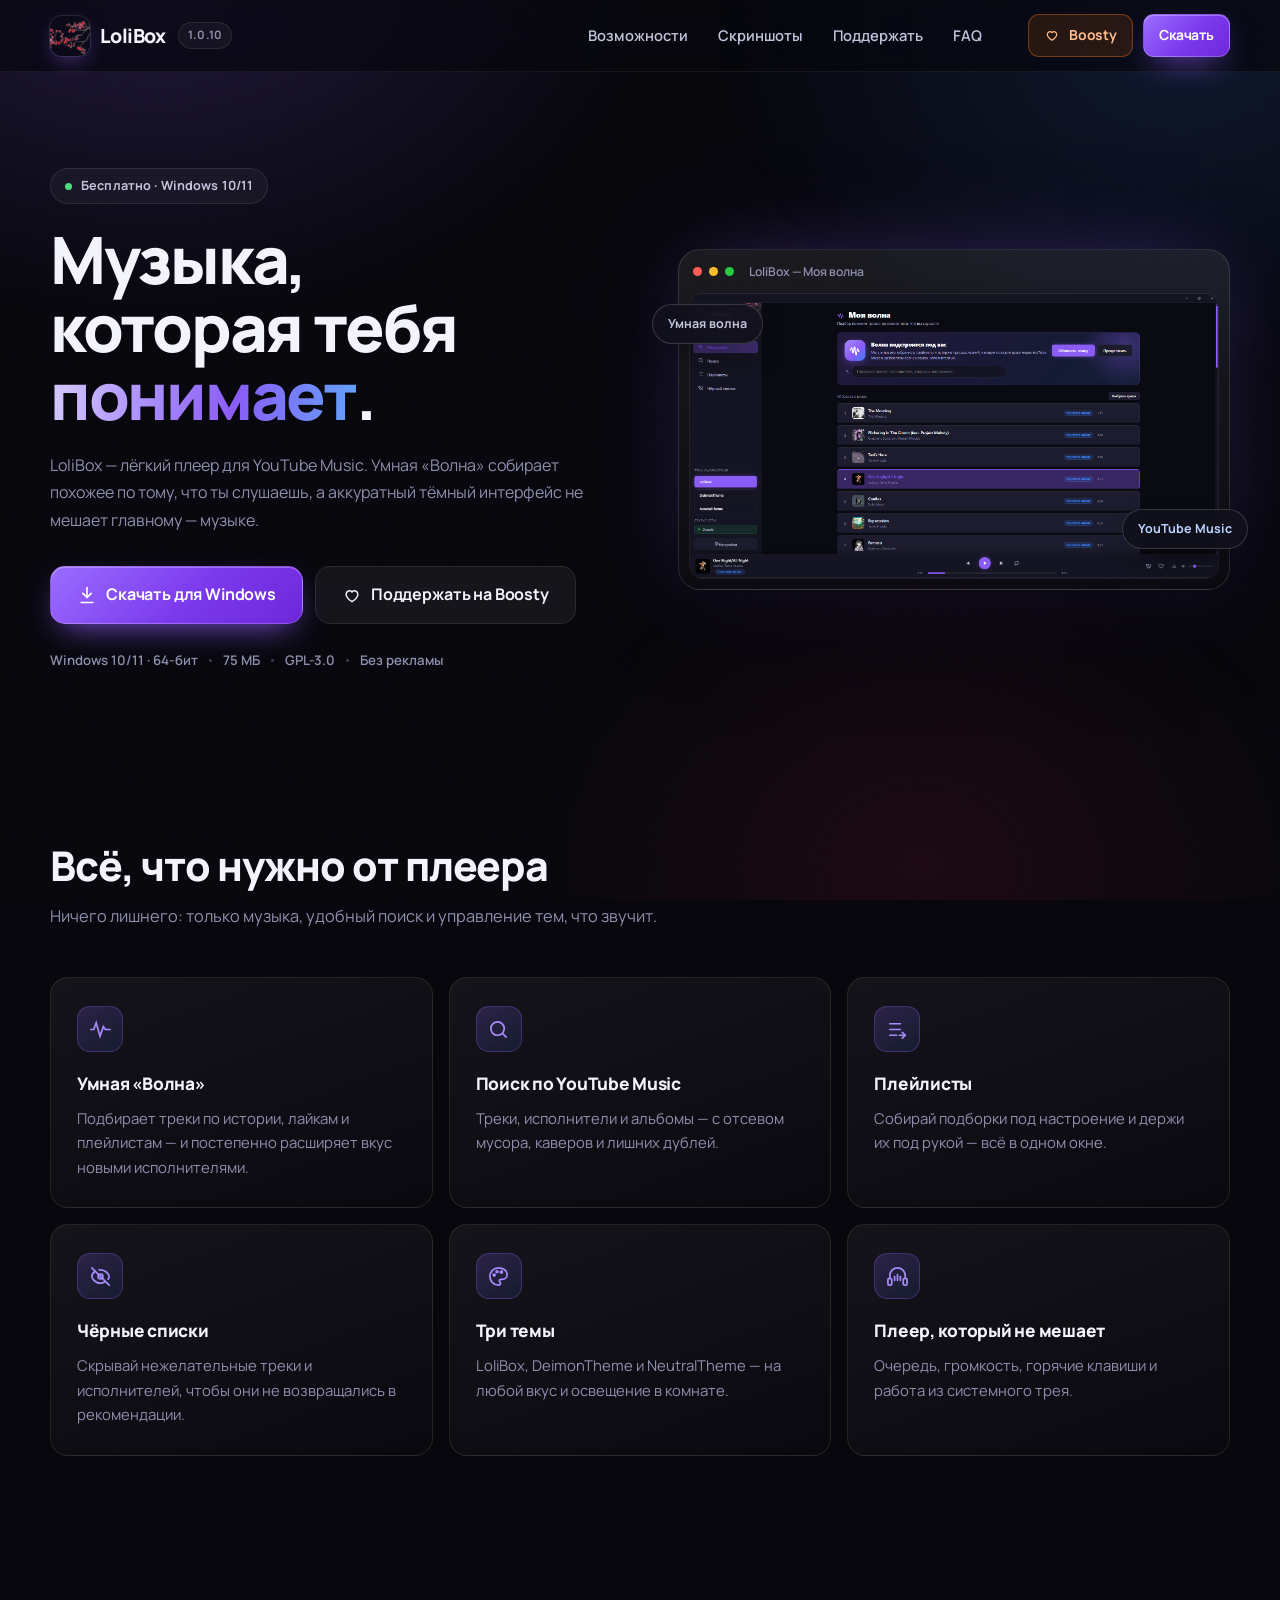
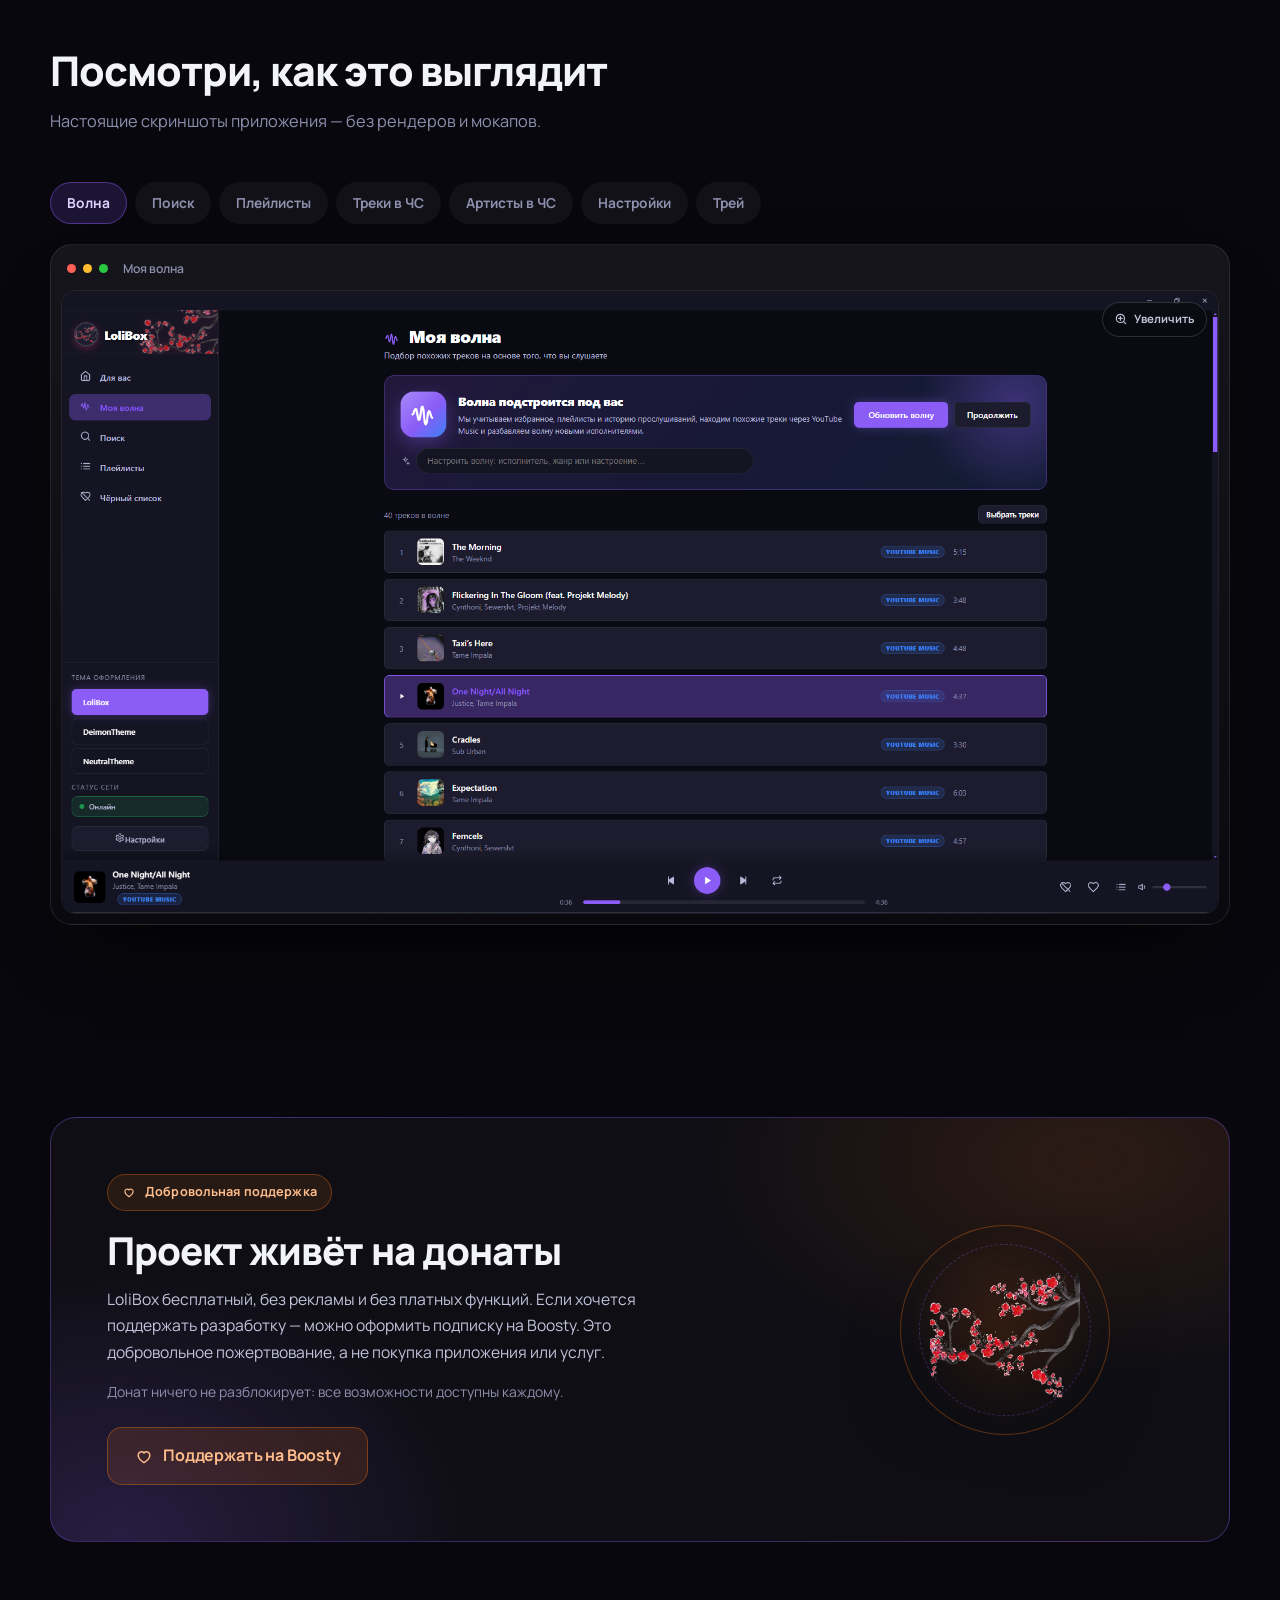
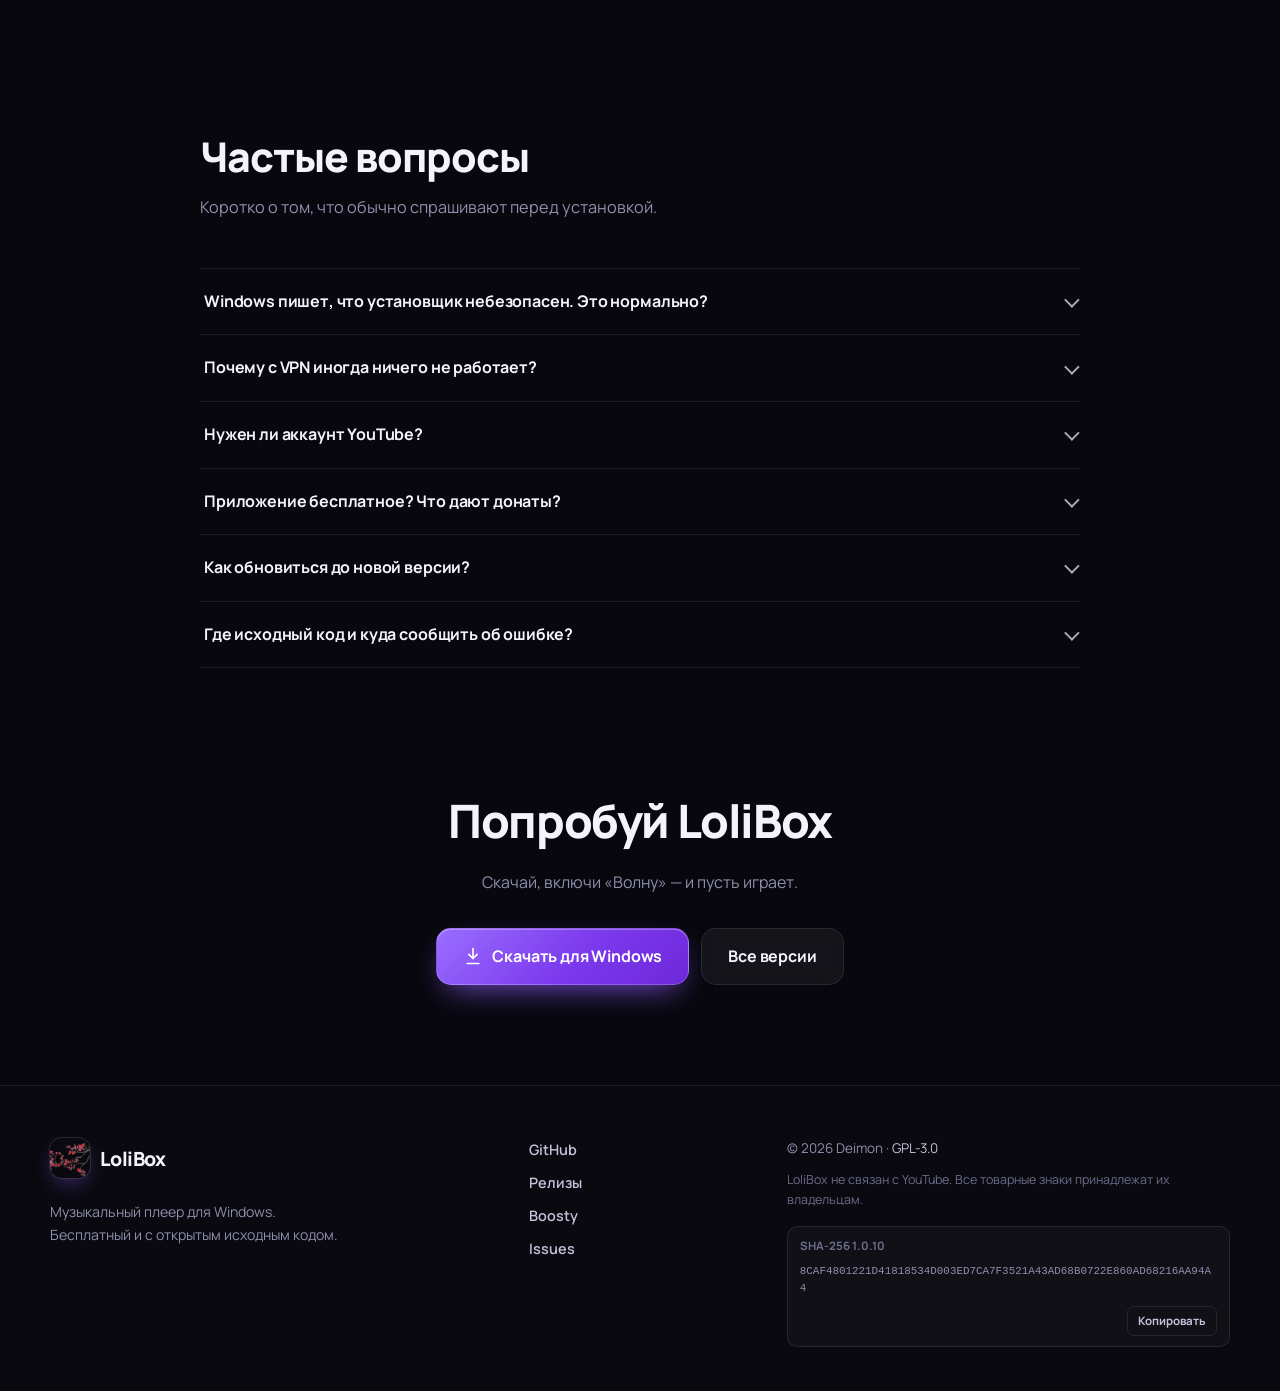
<file: index.html>
<!doctype html>
<html lang="ru">
<head>
  <meta charset="utf-8">
  <meta name="viewport" content="width=device-width, initial-scale=1">
  <title>LoliBox — музыкальный плеер для Windows</title>
  <meta name="description" content="LoliBox — бесплатный плеер для YouTube Music на Windows: умная «Волна», поиск, плейлисты, чёрные списки и тёмные темы. Без рекламы и подписок.">
  <meta name="theme-color" content="#08080f">
  <meta name="color-scheme" content="dark">

  <link rel="canonical" href="https://deirmos.github.io/">

  <meta property="og:type" content="website">
  <meta property="og:site_name" content="LoliBox">
  <meta property="og:locale" content="ru_RU">
  <meta property="og:url" content="https://deirmos.github.io/">
  <meta property="og:title" content="LoliBox — музыкальный плеер для Windows">
  <meta property="og:description" content="Бесплатный плеер для YouTube Music: умная «Волна», плейлисты, чёрные списки и тёмные темы.">
  <meta property="og:image" content="https://deirmos.github.io/assets/og-image.png">
  <meta property="og:image:width" content="1200">
  <meta property="og:image:height" content="630">
  <meta property="og:image:alt" content="LoliBox — музыкальный плеер для Windows">
  <meta name="twitter:card" content="summary_large_image">
  <meta name="twitter:image" content="https://deirmos.github.io/assets/og-image.png">

  <link rel="icon" href="favicon.ico" sizes="any">
  <link rel="apple-touch-icon" href="assets/apple-touch-icon.png">
  <link rel="preload" href="assets/fonts/manrope-cyrillic.woff2" as="font" type="font/woff2" crossorigin>
  <link rel="preload" href="assets/fonts/manrope-latin.woff2" as="font" type="font/woff2" crossorigin>
  <link rel="stylesheet" href="styles.css">
</head>
<body>
  <div class="bg-glow" aria-hidden="true"></div>
  <div class="bg-noise" aria-hidden="true"></div>

  <header class="site-header">
    <div class="container header-inner">
      <a class="brand" href="#top" aria-label="LoliBox — на главную">
        <img class="brand-logo" src="assets/logo.png" alt="" width="40" height="40">
        <span class="brand-name">LoliBox</span>
        <span class="brand-version" data-version>1.0.10</span>
      </a>

      <nav class="site-nav" aria-label="Основная навигация">
        <a href="#features">Возможности</a>
        <a href="#screenshots">Скриншоты</a>
        <a href="#donate">Поддержать</a>
        <a href="#faq">FAQ</a>
      </nav>

      <div class="header-actions">
        <a class="btn btn-boosty btn-sm" href="https://boosty.to/de1mon" target="_blank" rel="noopener noreferrer">
          <svg viewBox="0 0 24 24" width="16" height="16" fill="none" stroke="currentColor" stroke-width="1.8" aria-hidden="true"><path d="M12 20s-7-4.35-7-9a4 4 0 0 1 7-2.65A4 4 0 0 1 19 11c0 4.65-7 9-7 9Z"/></svg>
          Boosty
        </a>
        <a class="btn btn-primary btn-sm" href="https://github.com/Deirmos/LoliBox/releases/download/v1.0.10/LoliBox-Setup-1.0.10.exe" data-download>
          Скачать
        </a>
      </div>
    </div>
  </header>

  <main id="top">
    <!-- ── Hero ─────────────────────────────────────────────── -->
    <section class="hero">
      <div class="container hero-grid">
        <div class="hero-copy reveal">
          <span class="eyebrow">
            <span class="pulse-dot" aria-hidden="true"></span>
            Бесплатно · Windows 10/11
          </span>

          <h1>
            Музыка,<br>
            которая тебя <span class="gradient">понимает</span>.
          </h1>

          <p class="lead">
            LoliBox — лёгкий плеер для YouTube Music. Умная «Волна» собирает похожее
            по тому, что ты слушаешь, а аккуратный тёмный интерфейс не мешает
            главному — музыке.
          </p>

          <div class="cta-row">
            <a class="btn btn-primary btn-lg" href="https://github.com/Deirmos/LoliBox/releases/download/v1.0.10/LoliBox-Setup-1.0.10.exe" data-download>
              <svg viewBox="0 0 24 24" width="20" height="20" fill="none" stroke="currentColor" stroke-width="2" stroke-linecap="round" stroke-linejoin="round" aria-hidden="true"><path d="M12 3v12"/><path d="m7 10 5 5 5-5"/><path d="M5 21h14"/></svg>
              <span>Скачать для Windows</span>
            </a>
            <a class="btn btn-ghost btn-lg" href="https://boosty.to/de1mon" target="_blank" rel="noopener noreferrer">
              <svg viewBox="0 0 24 24" width="20" height="20" fill="none" stroke="currentColor" stroke-width="1.8" aria-hidden="true"><path d="M12 20s-7-4.35-7-9a4 4 0 0 1 7-2.65A4 4 0 0 1 19 11c0 4.65-7 9-7 9Z"/></svg>
              Поддержать на Boosty
            </a>
          </div>

          <ul class="hero-meta">
            <li>Windows 10/11 · 64-бит</li>
            <li><span data-size>75 МБ</span></li>
            <li>GPL-3.0</li>
            <li>Без рекламы</li>
          </ul>
        </div>

        <div class="hero-visual reveal">
          <div class="app-frame">
            <div class="app-frame-bar" aria-hidden="true">
              <span></span><span></span><span></span>
              <em>LoliBox — Моя волна</em>
            </div>
            <img src="assets/screenshots/wave.png"
                 alt="Главный экран LoliBox с подборкой «Моя волна»"
                 width="1920" height="1027" fetchpriority="high" decoding="async">
          </div>
          <span class="float-chip float-chip-a">Умная волна</span>
          <span class="float-chip float-chip-b">YouTube Music</span>
        </div>
      </div>
    </section>

    <!-- ── Features ─────────────────────────────────────────── -->
    <section class="section" id="features">
      <div class="container">
        <div class="section-head reveal">
          <h2>Всё, что нужно от плеера</h2>
          <p>Ничего лишнего: только музыка, удобный поиск и управление тем, что звучит.</p>
        </div>

        <div class="feature-grid">
          <article class="feature-card reveal">
            <div class="feature-icon">
              <svg viewBox="0 0 24 24" fill="none" stroke="currentColor" stroke-width="1.8" stroke-linecap="round" aria-hidden="true"><path d="M2 12h3l2.5-7 4 14 3.5-10 2 3H22"/></svg>
            </div>
            <h3>Умная «Волна»</h3>
            <p>Подбирает треки по истории, лайкам и плейлистам — и постепенно расширяет вкус новыми исполнителями.</p>
          </article>

          <article class="feature-card reveal">
            <div class="feature-icon">
              <svg viewBox="0 0 24 24" fill="none" stroke="currentColor" stroke-width="1.8" stroke-linecap="round" aria-hidden="true"><circle cx="11" cy="11" r="7"/><path d="m20 20-3.6-3.6"/></svg>
            </div>
            <h3>Поиск по YouTube Music</h3>
            <p>Треки, исполнители и альбомы — с отсевом мусора, каверов и лишних дублей.</p>
          </article>

          <article class="feature-card reveal">
            <div class="feature-icon">
              <svg viewBox="0 0 24 24" fill="none" stroke="currentColor" stroke-width="1.8" stroke-linecap="round" stroke-linejoin="round" aria-hidden="true"><path d="M4 6h11"/><path d="M4 12h11"/><path d="M4 18h7"/><path d="m17 15 3 3-3 3"/><path d="M20 18h-6"/></svg>
            </div>
            <h3>Плейлисты</h3>
            <p>Собирай подборки под настроение и держи их под рукой — всё в одном окне.</p>
          </article>

          <article class="feature-card reveal">
            <div class="feature-icon">
              <svg viewBox="0 0 24 24" fill="none" stroke="currentColor" stroke-width="1.8" stroke-linecap="round" stroke-linejoin="round" aria-hidden="true"><path d="M3 3l18 18"/><path d="M10.6 5.1A9.8 9.8 0 0 1 12 5c5 0 9 4.5 9 7 0 .8-.4 1.8-1.1 2.8"/><path d="M6.6 6.6C4.4 8 3 10.1 3 12c0 2.5 4 7 9 7 1.6 0 3-.5 4.3-1.2"/><circle cx="12" cy="12" r="2.5"/></svg>
            </div>
            <h3>Чёрные списки</h3>
            <p>Скрывай нежелательные треки и исполнителей, чтобы они не возвращались в рекомендации.</p>
          </article>

          <article class="feature-card reveal">
            <div class="feature-icon">
              <svg viewBox="0 0 24 24" fill="none" stroke="currentColor" stroke-width="1.8" stroke-linecap="round" stroke-linejoin="round" aria-hidden="true"><path d="M12 3a9 9 0 1 0 0 18c1.4 0 2-1 2-2 0-1.4-1.2-1.6-1.2-2.6 0-.8.7-1.4 1.6-1.4H16a5 5 0 0 0 5-5c0-4-4-7-9-7Z"/><circle cx="7.5" cy="10.5" r="1"/><circle cx="10.5" cy="7" r="1"/><circle cx="15" cy="7.5" r="1"/></svg>
            </div>
            <h3>Три темы</h3>
            <p>LoliBox, DeimonTheme и NeutralTheme — на любой вкус и освещение в комнате.</p>
          </article>

          <article class="feature-card reveal">
            <div class="feature-icon">
              <svg viewBox="0 0 24 24" fill="none" stroke="currentColor" stroke-width="1.8" stroke-linecap="round" stroke-linejoin="round" aria-hidden="true"><path d="M4 14v-3a8 8 0 0 1 16 0v3"/><rect x="2" y="14" width="4" height="7" rx="1.5"/><rect x="18" y="14" width="4" height="7" rx="1.5"/><path d="M9 12v4"/><path d="M12 10v6"/><path d="M15 12v4"/></svg>
            </div>
            <h3>Плеер, который не мешает</h3>
            <p>Очередь, громкость, горячие клавиши и работа из системного трея.</p>
          </article>
        </div>
      </div>
    </section>

    <!-- ── Screenshots ──────────────────────────────────────── -->
    <section class="section" id="screenshots">
      <div class="container">
        <div class="section-head reveal">
          <h2>Посмотри, как это выглядит</h2>
          <p>Настоящие скриншоты приложения — без рендеров и мокапов.</p>
        </div>

        <div class="shot-tabs reveal" role="tablist" aria-label="Экраны приложения">
          <button class="shot-tab is-active" role="tab" aria-selected="true" data-shot="assets/screenshots/wave.png" data-title="Моя волна" data-alt="Экран «Моя волна» с подборкой треков">Волна</button>
          <button class="shot-tab" role="tab" aria-selected="false" data-shot="assets/screenshots/search.png" data-title="Поиск" data-alt="Экран поиска по YouTube Music">Поиск</button>
          <button class="shot-tab" role="tab" aria-selected="false" data-shot="assets/screenshots/playlists.png" data-title="Плейлисты" data-alt="Экран со списком плейлистов">Плейлисты</button>
          <button class="shot-tab" role="tab" aria-selected="false" data-shot="assets/screenshots/blacklist-tracks.png" data-title="Чёрный список — треки" data-alt="Чёрный список треков">Треки в ЧС</button>
          <button class="shot-tab" role="tab" aria-selected="false" data-shot="assets/screenshots/blacklist-artists.png" data-title="Чёрный список — исполнители" data-alt="Чёрный список исполнителей">Артисты в ЧС</button>
          <button class="shot-tab" role="tab" aria-selected="false" data-shot="assets/screenshots/settings.png" data-title="Настройки" data-alt="Экран настроек приложения">Настройки</button>
          <button class="shot-tab" role="tab" aria-selected="false" data-shot="assets/screenshots/tray.png" data-title="Системный трей" data-alt="Попап системного трея LoliBox: обложка трека, прогресс, управление и громкость">Трей</button>
        </div>

        <figure class="shot-frame reveal">
          <div class="shot-frame-bar" aria-hidden="true">
            <span></span><span></span><span></span>
            <em data-shot-title>Моя волна</em>
          </div>
          <button class="shot-open" type="button" aria-label="Открыть скриншот на весь экран">
            <span class="shot-zoom" aria-hidden="true">
              <svg viewBox="0 0 24 24" width="14" height="14" fill="none" stroke="currentColor" stroke-width="2" stroke-linecap="round" aria-hidden="true"><circle cx="11" cy="11" r="7"/><path d="m20 20-3.6-3.6"/><path d="M11 8v6"/><path d="M8 11h6"/></svg>
              Увеличить
            </span>
            <img data-shot-image src="assets/screenshots/wave.png"
                 alt="Экран «Моя волна» с подборкой треков"
                 width="1920" height="1027" decoding="async">
          </button>
        </figure>
      </div>
    </section>

    <!-- ── Donate ───────────────────────────────────────────── -->
    <section class="section" id="donate">
      <div class="container">
        <div class="donate-card reveal">
          <div class="donate-copy">
            <span class="eyebrow eyebrow-boosty">
              <svg viewBox="0 0 24 24" width="14" height="14" fill="none" stroke="currentColor" stroke-width="2" aria-hidden="true"><path d="M12 20s-7-4.35-7-9a4 4 0 0 1 7-2.65A4 4 0 0 1 19 11c0 4.65-7 9-7 9Z"/></svg>
              Добровольная поддержка
            </span>
            <h2>Проект живёт на донаты</h2>
            <p>
              LoliBox бесплатный, без рекламы и без платных функций. Если хочется
              поддержать разработку — можно оформить подписку на Boosty.
              Это добровольное пожертвование, а не покупка приложения или услуг.
            </p>
            <p class="donate-note">Донат ничего не разблокирует: все возможности доступны каждому.</p>
            <a class="btn btn-boosty btn-lg" href="https://boosty.to/de1mon" target="_blank" rel="noopener noreferrer">
              <svg viewBox="0 0 24 24" width="20" height="20" fill="none" stroke="currentColor" stroke-width="1.8" aria-hidden="true"><path d="M12 20s-7-4.35-7-9a4 4 0 0 1 7-2.65A4 4 0 0 1 19 11c0 4.65-7 9-7 9Z"/></svg>
              Поддержать на Boosty
            </a>
          </div>
          <div class="donate-art" aria-hidden="true">
            <div class="donate-ring"></div>
            <img src="assets/logo.png" alt="" width="180" height="180" loading="lazy">
          </div>
        </div>
      </div>
    </section>

    <!-- ── FAQ ──────────────────────────────────────────────── -->
    <section class="section" id="faq">
      <div class="container faq-container">
        <div class="section-head reveal">
          <h2>Частые вопросы</h2>
          <p>Коротко о том, что обычно спрашивают перед установкой.</p>
        </div>

        <div class="faq-list reveal">
          <details>
            <summary>Windows пишет, что установщик небезопасен. Это нормально?</summary>
            <p>
              Да. Установщик не подписан платным сертификатом, поэтому SmartScreen
              предупреждает о неизвестном издателе. Нажмите «Подробнее» →
              «Выполнить в любом случае». Скачивайте файл только с этой страницы
              или из раздела Releases на GitHub.
            </p>
          </details>

          <details>
            <summary>Почему с VPN иногда ничего не работает?</summary>
            <p>
              YouTube Music может ограничивать запросы с IP-адресов VPN и дата-центров.
              В этом случае приложение переключается на резервный поиск через yt-dlp,
              но результаты могут быть беднее. Если есть возможность, попробуйте
              без VPN или с другим сервером.
            </p>
          </details>

          <details>
            <summary>Нужен ли аккаунт YouTube?</summary>
            <p>
              Нет. Приложение не просит логин, пароль или доступ к аккаунту —
              оно работает с публичным каталогом YouTube Music.
            </p>
          </details>

          <details>
            <summary>Приложение бесплатное? Что дают донаты?</summary>
            <p>
              Да, LoliBox бесплатный, а исходный код открыт под GPL-3.0.
              Донаты — добровольная поддержка разработки: они не открывают
              платных функций и ничего не ограничивают в приложении.
            </p>
            <p>
              А ещё у донатеров есть приятный бонус — ранний доступ к бета-версиям:
              обычно за неделю или пару дней до релиза стабильной сборки.
              Беты выкладываются в закрытом Telegram-канале, доступ в который
              открывается вместе с подпиской на
              <a href="https://boosty.to/de1mon" target="_blank" rel="noopener noreferrer">Boosty</a>.
            </p>
          </details>

          <details>
            <summary>Как обновиться до новой версии?</summary>
            <p>
              Скачайте новый установщик с этой страницы или со страницы релизов.
              Настройки, плейлисты и чёрные списки сохраняются при обновлении.
            </p>
          </details>

          <details>
            <summary>Где исходный код и куда сообщить об ошибке?</summary>
            <p>
              Код и история версий — на
              <a href="https://github.com/Deirmos/LoliBox" target="_blank" rel="noopener noreferrer">GitHub</a>.
              Об ошибках и пожеланиях лучше писать в
              <a href="https://github.com/Deirmos/LoliBox/issues" target="_blank" rel="noopener noreferrer">Issues</a>
              или в
              <a href="https://t.me/LoliBox_official" target="_blank" rel="noopener noreferrer">официальный Telegram-канал нашего плеера</a>.
            </p>
          </details>
        </div>
      </div>
    </section>

    <!-- ── Final CTA ────────────────────────────────────────── -->
    <section class="final-cta">
      <div class="container reveal">
        <h2>Попробуй LoliBox</h2>
        <p>Скачай, включи «Волну» — и пусть играет.</p>
        <div class="cta-row cta-center">
          <a class="btn btn-primary btn-lg" href="https://github.com/Deirmos/LoliBox/releases/download/v1.0.10/LoliBox-Setup-1.0.10.exe" data-download>
            <svg viewBox="0 0 24 24" width="20" height="20" fill="none" stroke="currentColor" stroke-width="2" stroke-linecap="round" stroke-linejoin="round" aria-hidden="true"><path d="M12 3v12"/><path d="m7 10 5 5 5-5"/><path d="M5 21h14"/></svg>
            <span>Скачать для Windows</span>
          </a>
          <a class="btn btn-ghost btn-lg" href="https://github.com/Deirmos/LoliBox/releases" target="_blank" rel="noopener noreferrer">Все версии</a>
        </div>
      </div>
    </section>
  </main>

  <footer class="site-footer">
    <div class="container footer-grid">
      <div class="footer-brand">
        <a class="brand" href="#top" aria-label="LoliBox — на главную">
          <img class="brand-logo" src="assets/logo.png" alt="" width="34" height="34">
          <span class="brand-name">LoliBox</span>
        </a>
        <p>Музыкальный плеер для Windows.<br>Бесплатный и с открытым исходным кодом.</p>
      </div>

      <nav class="footer-links" aria-label="Ссылки">
        <a href="https://github.com/Deirmos/LoliBox" target="_blank" rel="noopener noreferrer">GitHub</a>
        <a href="https://github.com/Deirmos/LoliBox/releases" target="_blank" rel="noopener noreferrer">Релизы</a>
        <a href="https://boosty.to/de1mon" target="_blank" rel="noopener noreferrer">Boosty</a>
        <a href="https://github.com/Deirmos/LoliBox/issues" target="_blank" rel="noopener noreferrer">Issues</a>
      </nav>

      <div class="footer-meta">
        <p>© <span data-year>2026</span> Deimon · <a href="https://github.com/Deirmos/LoliBox/blob/main/LICENSE" target="_blank" rel="noopener noreferrer">GPL-3.0</a></p>
        <p class="footer-fine">LoliBox не связан с YouTube. Все товарные знаки принадлежат их владельцам.</p>
        <div class="sha-row" data-sha-row>
          <span>SHA-256 <span data-sha-version>1.0.10</span></span>
          <code data-sha>8CAF4801221D41818534D003ED7CA7F3521A43AD68B0722E860AD68216AA94A4</code>
          <button class="copy-btn" type="button" data-copy-sha aria-label="Скопировать контрольную сумму">Копировать</button>
        </div>
      </div>
    </div>
  </footer>

  <!-- ── Lightbox ───────────────────────────────────────────── -->
  <div class="lightbox" data-lightbox hidden role="dialog" aria-modal="true" aria-label="Просмотр скриншота">
    <button class="lightbox-close" type="button" data-lightbox-close aria-label="Закрыть">
      <svg viewBox="0 0 24 24" width="22" height="22" fill="none" stroke="currentColor" stroke-width="2" stroke-linecap="round" aria-hidden="true"><path d="m6 6 12 12"/><path d="m18 6-12 12"/></svg>
    </button>
    <button class="lightbox-nav lightbox-prev" type="button" data-lightbox-prev aria-label="Предыдущий скриншот">
      <svg viewBox="0 0 24 24" width="24" height="24" fill="none" stroke="currentColor" stroke-width="2" stroke-linecap="round" stroke-linejoin="round" aria-hidden="true"><path d="m14 6-6 6 6 6"/></svg>
    </button>
    <img data-lightbox-image src="assets/screenshots/wave.png" alt="">
    <button class="lightbox-nav lightbox-next" type="button" data-lightbox-next aria-label="Следующий скриншот">
      <svg viewBox="0 0 24 24" width="24" height="24" fill="none" stroke="currentColor" stroke-width="2" stroke-linecap="round" stroke-linejoin="round" aria-hidden="true"><path d="m10 6 6 6-6 6"/></svg>
    </button>
  </div>

  <script src="script.js" defer></script>
</body>
</html>
</file>
<file: styles.css>
/* ── Fonts ─────────────────────────────────────────────────── */
@font-face {
  font-family: 'Manrope';
  font-style: normal;
  font-weight: 400 800;
  font-display: swap;
  src: url('assets/fonts/manrope-cyrillic.woff2') format('woff2');
  unicode-range: U+0301, U+0400-045F, U+0490-0491, U+04B0-04B1, U+2116;
}
@font-face {
  font-family: 'Manrope';
  font-style: normal;
  font-weight: 400 800;
  font-display: swap;
  src: url('assets/fonts/manrope-latin-ext.woff2') format('woff2');
  unicode-range: U+0100-02BA, U+02BD-02C5, U+02C7-02CC, U+02CE-02D7, U+02DD-02FF, U+0304, U+0308, U+0329, U+1D00-1DBF, U+1E00-1E9F, U+1EF2-1EFF, U+2020, U+20A0-20AB, U+20AD-20C4, U+2113, U+2C60-2C7F, U+A720-A7FF;
}
@font-face {
  font-family: 'Manrope';
  font-style: normal;
  font-weight: 400 800;
  font-display: swap;
  src: url('assets/fonts/manrope-latin.woff2') format('woff2');
  unicode-range: U+0000-00FF, U+0131, U+0152-0153, U+02BB-02BC, U+02C6, U+02DA, U+02DC, U+0304, U+0308, U+0329, U+2000-206F, U+20AC, U+2122, U+2191, U+2193, U+2212, U+2215, U+FEFF, U+FFFD;
}

/* ── Tokens ────────────────────────────────────────────────── */
:root {
  --bg: #07070d;
  --bg-soft: #0d0d16;
  --surface: rgba(255, 255, 255, 0.045);
  --surface-strong: rgba(255, 255, 255, 0.07);
  --border: rgba(255, 255, 255, 0.09);
  --border-strong: rgba(255, 255, 255, 0.16);
  --text: #f3f3fb;
  --text-soft: #c3c3dc;
  --muted: #8f8fae;
  --accent: #8b5cf6;
  --accent-soft: #a78bfa;
  --accent-2: #3b82f6;
  --accent-3: #e11d48;
  --boosty: #f97316;
  --radius: 18px;
  --radius-lg: 26px;
  --container: 1180px;
  --ease: cubic-bezier(0.2, 0.7, 0.2, 1);
  --header-h: 72px;
}

/* ── Reset ─────────────────────────────────────────────────── */
*,
*::before,
*::after { box-sizing: border-box; }

* { margin: 0; }

html {
  scroll-behavior: smooth;
  scroll-padding-top: calc(var(--header-h) + 24px);
  -webkit-text-size-adjust: 100%;
}

body {
  min-height: 100%;
  background: var(--bg);
  color: var(--text);
  font-family: 'Manrope', 'Segoe UI', Roboto, Helvetica, Arial, sans-serif;
  font-size: 16px;
  line-height: 1.6;
  -webkit-font-smoothing: antialiased;
  text-rendering: optimizeLegibility;
  overflow-x: hidden;
}

img { display: block; max-width: 100%; height: auto; }
a { color: inherit; text-decoration: none; }
button { font: inherit; color: inherit; background: none; border: 0; cursor: pointer; }
ul { list-style: none; padding: 0; }

::selection { background: rgba(139, 92, 246, 0.35); color: #fff; }

:focus-visible {
  outline: 2px solid var(--accent-soft);
  outline-offset: 3px;
  border-radius: 6px;
}

::-webkit-scrollbar { width: 12px; height: 12px; }
::-webkit-scrollbar-track { background: var(--bg-soft); }
::-webkit-scrollbar-thumb {
  background: #2a2a44;
  border: 3px solid var(--bg-soft);
  border-radius: 999px;
}
::-webkit-scrollbar-thumb:hover { background: #3b3b60; }

/* ── Background ────────────────────────────────────────────── */
.bg-glow {
  position: fixed;
  inset: 0;
  z-index: -2;
  pointer-events: none;
  background:
    radial-gradient(52rem 40rem at 12% -8%, rgba(139, 92, 246, 0.22), transparent 62%),
    radial-gradient(44rem 34rem at 92% 4%, rgba(59, 130, 246, 0.14), transparent 66%),
    radial-gradient(38rem 30rem at 72% 96%, rgba(225, 29, 72, 0.1), transparent 68%);
}

.bg-noise {
  position: fixed;
  inset: 0;
  z-index: -1;
  pointer-events: none;
  opacity: 0.035;
  background-image: url("data:image/svg+xml,%3Csvg xmlns='http://www.w3.org/2000/svg' width='160' height='160'%3E%3Cfilter id='n'%3E%3CfeTurbulence type='fractalNoise' baseFrequency='0.85' numOctaves='2' stitchTiles='stitch'/%3E%3C/filter%3E%3Crect width='160' height='160' filter='url(%23n)' opacity='0.55'/%3E%3C/svg%3E");
}

/* ── Layout ────────────────────────────────────────────────── */
.container {
  width: min(100% - 48px, var(--container));
  margin-inline: auto;
}

.section { padding: 96px 0; }

.section-head {
  max-width: 640px;
  margin-bottom: 48px;
}

.section-head h2 {
  font-size: clamp(1.9rem, 3.2vw, 2.7rem);
  line-height: 1.12;
  letter-spacing: -0.025em;
  font-weight: 800;
}

.section-head p {
  margin-top: 14px;
  color: var(--muted);
  font-size: 1.02rem;
}

/* ── Header ────────────────────────────────────────────────── */
.site-header {
  position: sticky;
  top: 0;
  z-index: 50;
  height: var(--header-h);
  background: rgba(7, 7, 13, 0.72);
  border-bottom: 1px solid rgba(255, 255, 255, 0.06);
  backdrop-filter: blur(18px) saturate(140%);
  -webkit-backdrop-filter: blur(18px) saturate(140%);
}

.header-inner {
  height: 100%;
  display: flex;
  align-items: center;
  gap: 28px;
}

.brand {
  display: inline-flex;
  align-items: center;
  gap: 10px;
  flex: none;
}

.brand-logo {
  width: 40px;
  height: 40px;
  border-radius: 12px;
  object-fit: cover;
  box-shadow: 0 0 0 1px rgba(255, 255, 255, 0.1), 0 8px 24px -8px rgba(139, 92, 246, 0.7);
}

.brand-name {
  font-weight: 800;
  font-size: 1.22rem;
  letter-spacing: -0.03em;
}

.brand-version {
  margin-left: 2px;
  padding: 3px 9px;
  border: 1px solid var(--border);
  border-radius: 999px;
  background: var(--surface);
  color: var(--muted);
  font-size: 0.72rem;
  font-weight: 700;
  letter-spacing: 0.02em;
}

.site-nav {
  display: flex;
  align-items: center;
  gap: 6px;
  margin-left: auto;
}

.site-nav a {
  padding: 8px 12px;
  border-radius: 9px;
  color: var(--text-soft);
  font-size: 0.92rem;
  font-weight: 600;
  transition: color 0.2s, background 0.2s;
}

.site-nav a:hover {
  color: var(--text);
  background: var(--surface);
}

.header-actions {
  display: flex;
  align-items: center;
  gap: 10px;
  margin-left: 6px;
}

.header-actions-end { margin-left: auto; }

/* ── Buttons ───────────────────────────────────────────────── */
.btn {
  display: inline-flex;
  align-items: center;
  justify-content: center;
  gap: 9px;
  padding: 12px 20px;
  border: 1px solid transparent;
  border-radius: 13px;
  font-size: 0.95rem;
  font-weight: 700;
  letter-spacing: -0.01em;
  white-space: nowrap;
  transition: transform 0.2s var(--ease), box-shadow 0.2s var(--ease),
    background 0.2s, border-color 0.2s, color 0.2s;
}

.btn svg { flex: none; }

.btn-primary {
  background: linear-gradient(135deg, #9a6dff, #7c3aed 55%, #6d28d9);
  color: #fff;
  border-color: rgba(255, 255, 255, 0.18);
  box-shadow:
    inset 0 1px 0 rgba(255, 255, 255, 0.28),
    0 12px 32px -12px rgba(139, 92, 246, 0.95);
}

.btn-primary:hover {
  transform: translateY(-2px);
  box-shadow:
    inset 0 1px 0 rgba(255, 255, 255, 0.32),
    0 18px 42px -12px rgba(139, 92, 246, 1);
}

.btn-primary:active { transform: translateY(0); }

.btn-ghost {
  background: rgba(255, 255, 255, 0.055);
  border-color: var(--border);
  color: var(--text);
  backdrop-filter: blur(8px);
}

.btn-ghost:hover {
  background: rgba(255, 255, 255, 0.1);
  border-color: var(--border-strong);
  transform: translateY(-2px);
}

.btn-boosty {
  background: rgba(249, 115, 22, 0.13);
  border-color: rgba(249, 115, 22, 0.38);
  color: #ffbd8c;
}

.btn-boosty:hover {
  background: rgba(249, 115, 22, 0.2);
  border-color: rgba(249, 115, 22, 0.6);
  color: #ffd3b0;
  transform: translateY(-2px);
}

.btn-sm { padding: 9px 15px; font-size: 0.87rem; border-radius: 11px; }
.btn-lg { padding: 15px 26px; font-size: 1rem; border-radius: 15px; }

/* ── Hero ──────────────────────────────────────────────────── */
.hero { position: relative; padding: clamp(56px, 8vw, 96px) 0 clamp(48px, 6vw, 76px); }

.hero-grid {
  display: grid;
  grid-template-columns: minmax(0, 1.02fr) minmax(0, 1fr);
  align-items: center;
  gap: clamp(36px, 5vw, 64px);
}

.eyebrow {
  display: inline-flex;
  align-items: center;
  gap: 9px;
  padding: 7px 14px;
  border: 1px solid var(--border);
  border-radius: 999px;
  background: rgba(255, 255, 255, 0.04);
  color: var(--text-soft);
  font-size: 0.79rem;
  font-weight: 700;
  letter-spacing: 0.01em;
}

.pulse-dot {
  width: 7px;
  height: 7px;
  border-radius: 50%;
  background: #4ade80;
  box-shadow: 0 0 0 0 rgba(74, 222, 128, 0.6);
  animation: pulse 2.4s infinite;
}

@keyframes pulse {
  0% { box-shadow: 0 0 0 0 rgba(74, 222, 128, 0.55); }
  70% { box-shadow: 0 0 0 7px rgba(74, 222, 128, 0); }
  100% { box-shadow: 0 0 0 0 rgba(74, 222, 128, 0); }
}

.hero h1 {
  margin-top: 22px;
  font-size: clamp(2.5rem, 5.1vw, 4.15rem);
  line-height: 1.04;
  letter-spacing: -0.035em;
  font-weight: 800;
}

.gradient {
  background: linear-gradient(100deg, #d8ccff 0%, #a78bfa 35%, #8b5cf6 60%, #60a5fa 100%);
  -webkit-background-clip: text;
  background-clip: text;
  color: transparent;
}

.lead {
  margin-top: 22px;
  max-width: 54ch;
  color: var(--muted);
  font-size: clamp(1rem, 1.15vw, 1.1rem);
  line-height: 1.72;
}

.cta-row {
  display: flex;
  flex-wrap: wrap;
  align-items: center;
  gap: 12px;
  margin-top: 32px;
}

.hero-meta {
  display: flex;
  flex-wrap: wrap;
  align-items: center;
  gap: 0;
  margin-top: 26px;
  color: var(--muted);
  font-size: 0.83rem;
  font-weight: 600;
}

.hero-meta li { display: flex; align-items: center; }
.hero-meta li + li::before {
  content: '';
  width: 3px;
  height: 3px;
  margin: 0 11px;
  border-radius: 50%;
  background: #3d3d5c;
}

/* ── Hero visual ───────────────────────────────────────────── */
.hero-visual { position: relative; }

.app-frame {
  position: relative;
  padding: 10px;
  border: 1px solid rgba(255, 255, 255, 0.12);
  border-radius: 22px;
  background: linear-gradient(180deg, rgba(255, 255, 255, 0.08), rgba(255, 255, 255, 0.015));
  box-shadow:
    0 40px 90px -30px rgba(0, 0, 0, 0.9),
    0 0 90px -30px rgba(139, 92, 246, 0.55);
  transition: transform 0.45s var(--ease), box-shadow 0.45s var(--ease);
}

.app-frame:hover {
  transform: translateY(-5px);
  box-shadow:
    0 50px 110px -30px rgba(0, 0, 0, 0.95),
    0 0 110px -26px rgba(139, 92, 246, 0.7);
}

.app-frame-bar,
.shot-frame-bar {
  display: flex;
  align-items: center;
  gap: 7px;
  padding: 2px 4px 11px;
}

.app-frame-bar span,
.shot-frame-bar span {
  width: 9px;
  height: 9px;
  border-radius: 50%;
  background: #3a3a55;
}

.app-frame-bar span:nth-child(1),
.shot-frame-bar span:nth-child(1) { background: #ff5f57; }
.app-frame-bar span:nth-child(2),
.shot-frame-bar span:nth-child(2) { background: #febc2e; }
.app-frame-bar span:nth-child(3),
.shot-frame-bar span:nth-child(3) { background: #28c840; }

.app-frame-bar em,
.shot-frame-bar em {
  margin-left: 8px;
  min-width: 0;
  overflow: hidden;
  text-overflow: ellipsis;
  white-space: nowrap;
  color: var(--muted);
  font-size: 0.76rem;
  font-style: normal;
  font-weight: 600;
}

.app-frame img {
  width: 100%;
  border-radius: 13px;
  border: 1px solid rgba(255, 255, 255, 0.07);
}

.float-chip {
  position: absolute;
  padding: 9px 15px;
  border: 1px solid rgba(255, 255, 255, 0.16);
  border-radius: 999px;
  background: rgba(17, 17, 28, 0.86);
  backdrop-filter: blur(14px);
  color: var(--text-soft);
  font-size: 0.78rem;
  font-weight: 700;
  box-shadow: 0 14px 34px -14px rgba(0, 0, 0, 0.9);
  animation: float 7s ease-in-out infinite;
}

.float-chip-a { top: 16%; left: -26px; }
.float-chip-b {
  right: -18px;
  bottom: 12%;
  animation-delay: -3.5s;
  color: #bcd4ff;
}

@keyframes float {
  0%, 100% { transform: translateY(0); }
  50% { transform: translateY(-9px); }
}

/* ── Features ──────────────────────────────────────────────── */
.feature-grid {
  display: grid;
  grid-template-columns: repeat(auto-fit, minmax(290px, 1fr));
  gap: 16px;
}

.feature-card {
  position: relative;
  padding: 28px 26px;
  border: 1px solid var(--border);
  border-radius: var(--radius);
  background:
    linear-gradient(160deg, rgba(255, 255, 255, 0.055), rgba(255, 255, 255, 0.012));
  overflow: hidden;
  transition: transform 0.3s var(--ease), border-color 0.3s, box-shadow 0.3s;
}

.feature-card::before {
  content: '';
  position: absolute;
  inset: -1px;
  border-radius: inherit;
  background: radial-gradient(24rem 12rem at var(--mx, 50%) var(--my, 0%), rgba(139, 92, 246, 0.22), transparent 70%);
  opacity: 0;
  transition: opacity 0.35s;
  pointer-events: none;
}

.feature-card:hover {
  transform: translateY(-4px);
  border-color: rgba(139, 92, 246, 0.4);
  box-shadow: 0 24px 50px -24px rgba(0, 0, 0, 0.9);
}

.feature-card:hover::before { opacity: 1; }

.feature-icon {
  display: grid;
  place-items: center;
  width: 46px;
  height: 46px;
  border: 1px solid rgba(139, 92, 246, 0.3);
  border-radius: 13px;
  background: linear-gradient(145deg, rgba(139, 92, 246, 0.22), rgba(59, 130, 246, 0.1));
  color: var(--accent-soft);
}

.feature-icon svg { width: 23px; height: 23px; }

.feature-card h3 {
  margin-top: 18px;
  font-size: 1.08rem;
  font-weight: 800;
  letter-spacing: -0.015em;
}

.feature-card p {
  margin-top: 8px;
  color: var(--muted);
  font-size: 0.93rem;
  line-height: 1.65;
}

/* ── Screenshots ───────────────────────────────────────────── */
.shot-tabs {
  display: flex;
  flex-wrap: wrap;
  gap: 8px;
  margin-bottom: 20px;
}

.shot-tab {
  flex: none;
  padding: 9px 16px;
  border: 1px solid transparent;
  border-radius: 999px;
  background: rgba(255, 255, 255, 0.045);
  color: var(--muted);
  font-size: 0.86rem;
  font-weight: 700;
  white-space: nowrap;
  transition: color 0.2s, background 0.2s, border-color 0.2s;
}

.shot-tab:hover { color: var(--text); background: rgba(255, 255, 255, 0.08); }

.shot-tab.is-active {
  border-color: rgba(139, 92, 246, 0.45);
  background: rgba(139, 92, 246, 0.16);
  color: #ddd2ff;
}

.shot-frame {
  padding: 10px;
  border: 1px solid var(--border);
  border-radius: 22px;
  background: linear-gradient(180deg, rgba(255, 255, 255, 0.06), rgba(255, 255, 255, 0.012));
  box-shadow: 0 40px 80px -40px rgba(0, 0, 0, 0.95);
}

.shot-frame-bar { padding: 4px 6px 12px; }

.shot-open {
  position: relative;
  display: block;
  width: 100%;
  padding: 0;
  border-radius: 14px;
  overflow: hidden;
  cursor: zoom-in;
}

.shot-zoom {
  position: absolute;
  top: 12px;
  right: 12px;
  z-index: 2;
  display: inline-flex;
  align-items: center;
  gap: 6px;
  padding: 7px 11px;
  border: 1px solid rgba(255, 255, 255, 0.16);
  border-radius: 999px;
  background: rgba(10, 10, 18, 0.7);
  backdrop-filter: blur(10px);
  color: #d8d8ee;
  font-size: 0.72rem;
  font-weight: 700;
  pointer-events: none;
  opacity: 0.9;
}

.shot-open img {
  width: 100%;
  border-radius: 14px;
  border: 1px solid rgba(255, 255, 255, 0.07);
  transition: transform 0.5s var(--ease), opacity 0.25s;
}

.shot-open:hover img { transform: scale(1.008); }

.shot-open img.is-swapping { opacity: 0.25; }

/* ── Donate ────────────────────────────────────────────────── */
.donate-card {
  position: relative;
  display: grid;
  grid-template-columns: minmax(0, 1.35fr) minmax(0, 0.65fr);
  align-items: center;
  gap: 32px;
  padding: clamp(30px, 5vw, 56px);
  border: 1px solid rgba(139, 92, 246, 0.34);
  border-radius: var(--radius-lg);
  background:
    radial-gradient(40rem 22rem at 88% 10%, rgba(249, 115, 22, 0.13), transparent 62%),
    radial-gradient(34rem 26rem at 6% 100%, rgba(139, 92, 246, 0.2), transparent 66%),
    rgba(255, 255, 255, 0.03);
  overflow: hidden;
}

.eyebrow-boosty {
  border-color: rgba(249, 115, 22, 0.35);
  background: rgba(249, 115, 22, 0.1);
  color: #ffbd8c;
}

.donate-card h2 {
  margin-top: 18px;
  font-size: clamp(1.8rem, 3vw, 2.5rem);
  line-height: 1.12;
  letter-spacing: -0.025em;
  font-weight: 800;
}

.donate-card p {
  margin-top: 14px;
  max-width: 58ch;
  color: var(--text-soft);
  font-size: 0.98rem;
  line-height: 1.7;
}

.donate-note {
  color: var(--muted) !important;
  font-size: 0.87rem !important;
}

.donate-card .btn { margin-top: 24px; }

.donate-art {
  position: relative;
  display: grid;
  place-items: center;
  min-height: 180px;
}

.donate-art img {
  width: 150px;
  border-radius: 28px;
  filter: drop-shadow(0 24px 40px rgba(0, 0, 0, 0.75));
  position: relative;
  z-index: 1;
}

.donate-ring {
  position: absolute;
  width: 210px;
  height: 210px;
  border-radius: 50%;
  border: 1px solid rgba(249, 115, 22, 0.35);
  background: radial-gradient(circle, rgba(249, 115, 22, 0.16), transparent 68%);
  animation: ring 9s linear infinite;
}

.donate-ring::after {
  content: '';
  position: absolute;
  inset: 18px;
  border-radius: 50%;
  border: 1px dashed rgba(139, 92, 246, 0.35);
}

@keyframes ring {
  to { transform: rotate(360deg); }
}

/* ── FAQ ───────────────────────────────────────────────────── */
.faq-container { max-width: 880px; }

.faq-list {
  border-top: 1px solid var(--border);
}

.faq-list details {
  border-bottom: 1px solid var(--border);
}

.faq-list summary {
  display: flex;
  align-items: center;
  justify-content: space-between;
  gap: 20px;
  padding: 20px 4px;
  font-size: 1rem;
  font-weight: 700;
  letter-spacing: -0.01em;
  cursor: pointer;
  list-style: none;
  transition: color 0.2s;
}

.faq-list summary::-webkit-details-marker { display: none; }
.faq-list summary:hover { color: var(--accent-soft); }

.faq-list summary::after {
  content: '';
  flex: none;
  width: 11px;
  height: 11px;
  border-right: 2px solid currentColor;
  border-bottom: 2px solid currentColor;
  transform: rotate(45deg) translateY(-2px);
  transition: transform 0.25s var(--ease);
  opacity: 0.7;
}

.faq-list details[open] summary::after {
  transform: rotate(-135deg) translateY(-3px);
}

.faq-list details p {
  padding: 0 4px 22px;
  max-width: 68ch;
  color: var(--muted);
  font-size: 0.94rem;
  line-height: 1.7;
}

.faq-list details a {
  color: var(--accent-soft);
  text-decoration: underline;
  text-decoration-color: rgba(167, 139, 250, 0.4);
  text-underline-offset: 3px;
}

.faq-list details a:hover { text-decoration-color: currentColor; }

/* ── Final CTA ─────────────────────────────────────────────── */
.final-cta {
  padding: 20px 0 100px;
  text-align: center;
}

.final-cta h2 {
  font-size: clamp(2rem, 3.6vw, 3rem);
  letter-spacing: -0.03em;
  font-weight: 800;
}

.final-cta p {
  margin-top: 12px;
  color: var(--muted);
}

.cta-center { justify-content: center; }

/* ── Footer ────────────────────────────────────────────────── */
.site-footer {
  border-top: 1px solid rgba(255, 255, 255, 0.07);
  background: rgba(255, 255, 255, 0.012);
  padding: 52px 0 44px;
}

.footer-grid {
  display: grid;
  grid-template-columns: minmax(0, 1.2fr) minmax(0, 0.6fr) minmax(0, 1.2fr);
  gap: 36px;
  align-items: start;
}

.footer-brand p {
  margin-top: 14px;
  color: var(--muted);
  font-size: 0.88rem;
  line-height: 1.65;
}

.footer-links {
  display: flex;
  flex-direction: column;
  gap: 10px;
  font-size: 0.9rem;
  font-weight: 600;
}

.footer-links a { color: var(--text-soft); transition: color 0.2s; }
.footer-links a:hover { color: var(--accent-soft); }

.footer-meta {
  color: var(--muted);
  font-size: 0.84rem;
}

.footer-meta a { color: var(--text-soft); }
.footer-meta a:hover { color: var(--accent-soft); }

.footer-fine {
  margin-top: 10px;
  color: #6d6d8c;
  font-size: 0.78rem;
}

.sha-row {
  display: flex;
  flex-wrap: wrap;
  align-items: center;
  gap: 8px;
  margin-top: 16px;
  padding: 10px 12px;
  border: 1px solid var(--border);
  border-radius: 10px;
  background: rgba(255, 255, 255, 0.03);
  font-size: 0.72rem;
}

.sha-row > span { color: #6d6d8c; font-weight: 700; white-space: nowrap; }

.sha-row code {
  color: #8f8fae;
  font-family: ui-monospace, 'Cascadia Code', Consolas, monospace;
  font-size: 0.68rem;
  word-break: break-all;
}

.copy-btn {
  margin-left: auto;
  padding: 5px 10px;
  border: 1px solid var(--border);
  border-radius: 7px;
  color: var(--text-soft);
  font-size: 0.72rem;
  font-weight: 700;
  transition: background 0.2s, color 0.2s;
}

.copy-btn:hover { background: var(--surface-strong); color: #fff; }

/* ── Lightbox ──────────────────────────────────────────────── */
.lightbox {
  position: fixed;
  inset: 0;
  z-index: 100;
  display: flex;
  align-items: center;
  justify-content: center;
  gap: 18px;
  padding: 24px;
  background: rgba(4, 4, 9, 0.9);
  backdrop-filter: blur(16px);
  animation: fade 0.2s ease;
}

.lightbox[hidden] { display: none; }

@keyframes fade { from { opacity: 0; } to { opacity: 1; } }

.lightbox img {
  max-width: 94vw;
  max-height: 88vh;
  border: 1px solid rgba(255, 255, 255, 0.12);
  border-radius: 14px;
  box-shadow: 0 40px 120px -30px rgba(0, 0, 0, 1);
}

.lightbox-close,
.lightbox-nav {
  display: grid;
  place-items: center;
  flex: none;
  width: 46px;
  height: 46px;
  border: 1px solid var(--border);
  border-radius: 50%;
  background: rgba(255, 255, 255, 0.06);
  color: var(--text-soft);
  transition: background 0.2s, color 0.2s;
}

.lightbox-close:hover,
.lightbox-nav:hover {
  background: rgba(255, 255, 255, 0.14);
  color: #fff;
}

.lightbox-close {
  position: absolute;
  top: 22px;
  right: 22px;
}

.lightbox-nav {
  position: absolute;
  top: 50%;
  transform: translateY(-50%);
}

.lightbox-prev { left: 18px; }
.lightbox-next { right: 18px; }

/* ── 404 ───────────────────────────────────────────────────── */
.not-found {
  max-width: 640px;
  margin-inline: auto;
  padding: 72px 0;
  text-align: center;
}

.not-found-eyebrow { margin-bottom: 22px; }

.not-found h1 {
  font-size: clamp(2rem, 5vw, 3.2rem);
  line-height: 1.1;
  letter-spacing: -0.03em;
  font-weight: 800;
}

.not-found .lead { margin-inline: auto; }

.footer-simple {
  text-align: center;
  color: var(--muted);
  font-size: 0.84rem;
}

/* ── Utilities ─────────────────────────────────────────────── */
[hidden] { display: none !important; }

/* ── Reveal animation ──────────────────────────────────────── */
.reveal {
  opacity: 0;
  transform: translateY(20px);
  transition: opacity 0.75s var(--ease), transform 0.75s var(--ease);
}

.reveal.is-visible {
  opacity: 1;
  transform: none;
}

/* ── Responsive ────────────────────────────────────────────── */
@media (max-width: 1024px) {
  .site-nav { display: none; }
  .header-actions { margin-left: auto; }
}

@media (max-width: 900px) {
  .hero-grid {
    grid-template-columns: minmax(0, 1fr);
    gap: 44px;
  }

  .hero-copy { max-width: 640px; }

  .float-chip-a { left: 8px; }
  .float-chip-b { right: 8px; }

  .donate-card { grid-template-columns: minmax(0, 1fr); }
  .donate-art { display: none; }

  .footer-grid {
    grid-template-columns: minmax(0, 1fr) minmax(0, 1fr);
  }

  .footer-meta { grid-column: 1 / -1; }
}

@media (max-width: 640px) {
  :root { --header-h: 64px; }

  .container { width: min(100% - 32px, var(--container)); }

  .section { padding: 68px 0; }

  .brand-version { display: none; }

  .header-actions .btn-boosty { display: none; }

  .hero { padding-top: 40px; }

  .hero h1 br { display: none; }

  .cta-row .btn { width: 100%; }

  .hero-meta { font-size: 0.78rem; gap: 6px 14px; }
  .hero-meta li + li::before { display: none; }

  .float-chip { display: none; }

  .shot-tabs {
    flex-wrap: nowrap;
    overflow-x: auto;
    padding-bottom: 6px;
    scrollbar-width: none;
  }
  .shot-tabs::-webkit-scrollbar { display: none; }

  .feature-grid { grid-template-columns: minmax(0, 1fr); }

  .footer-grid { grid-template-columns: minmax(0, 1fr); gap: 28px; }

  .lightbox {
    display: block;
    overflow: auto;
    padding: 68px 12px 24px;
    overscroll-behavior: contain;
    -webkit-overflow-scrolling: touch;
  }

  .lightbox img {
    width: 880px;
    max-width: none;
    max-height: none;
    margin: 0 auto;
  }

  .lightbox-close { position: fixed; top: 12px; right: 12px; }
  .lightbox-nav { position: fixed; width: 40px; height: 40px; }
  .lightbox-prev { left: 8px; }
  .lightbox-next { right: 8px; }
}

/* ── Motion preferences ────────────────────────────────────── */
@media (prefers-reduced-motion: reduce) {
  html { scroll-behavior: auto; }
  *, *::before, *::after {
    animation-duration: 0.001ms !important;
    animation-iteration-count: 1 !important;
    transition-duration: 0.001ms !important;
  }
  .reveal { opacity: 1; transform: none; }
}
</file>
